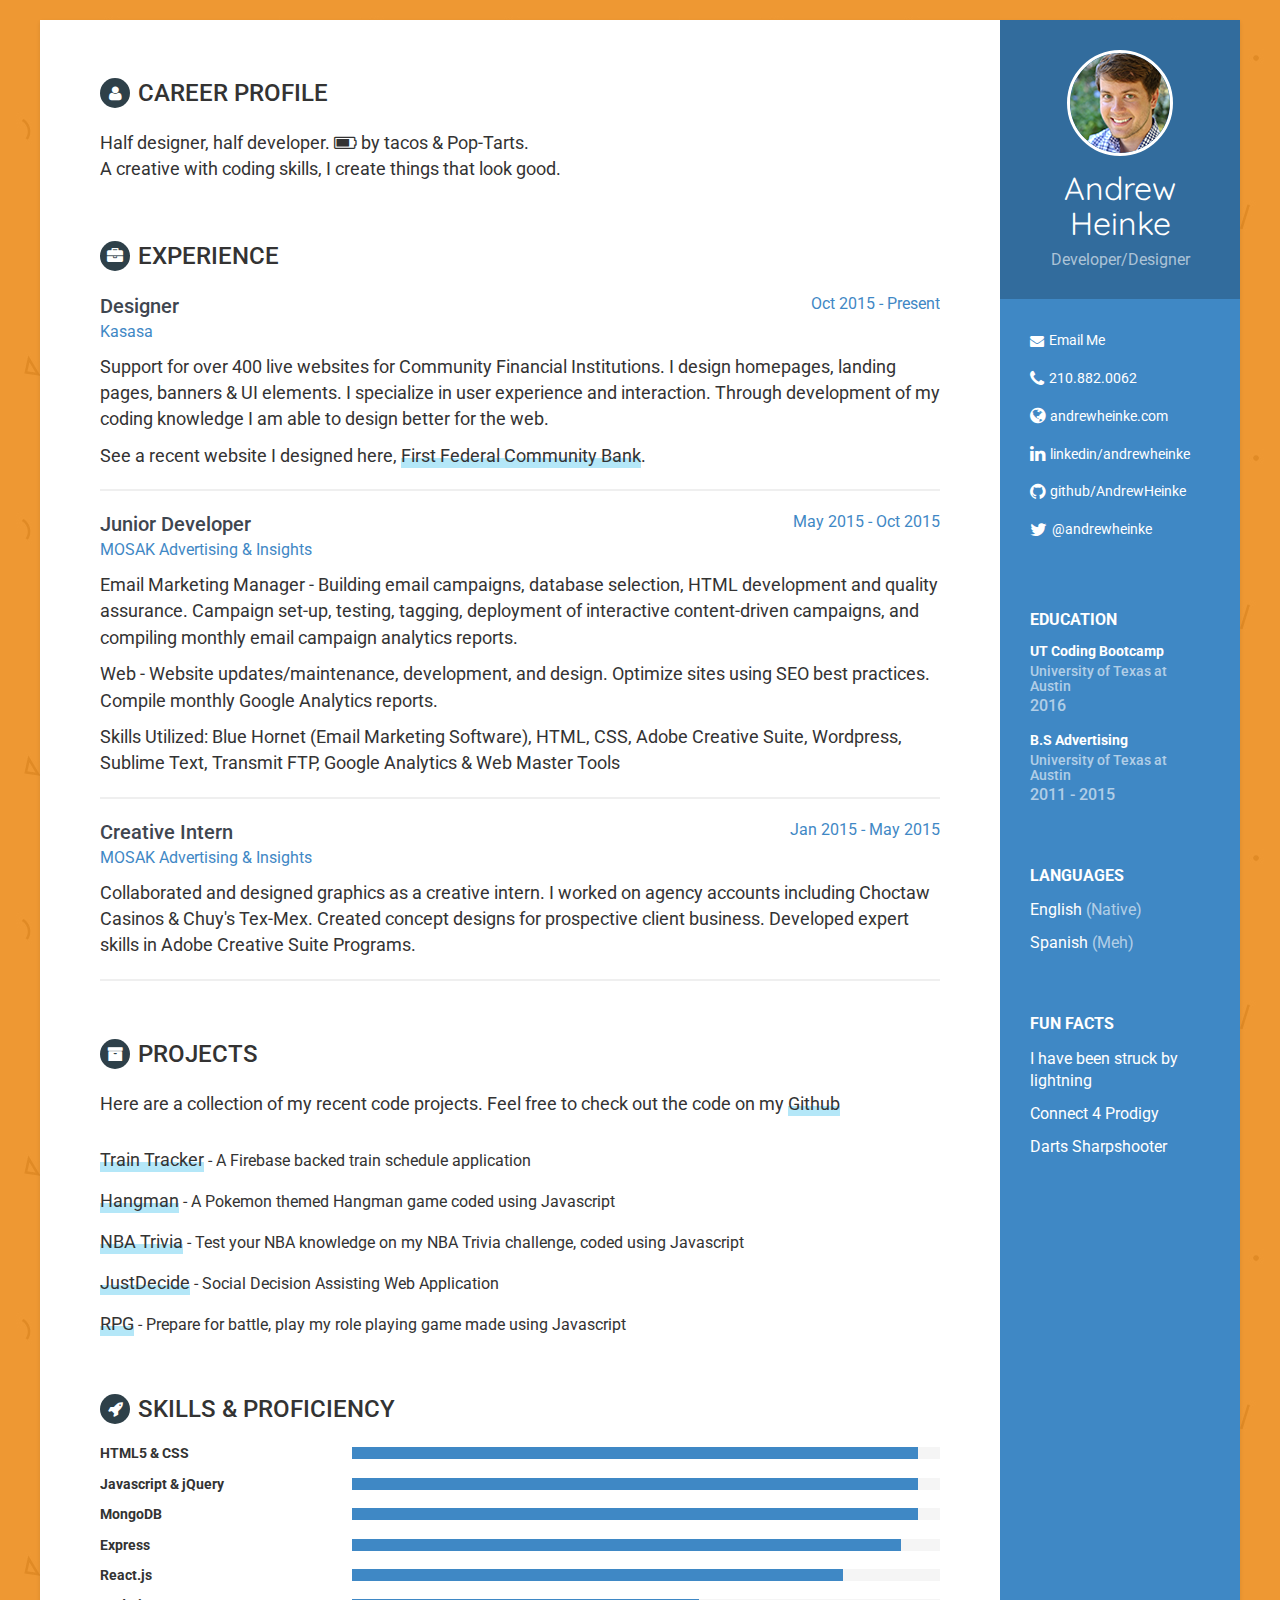
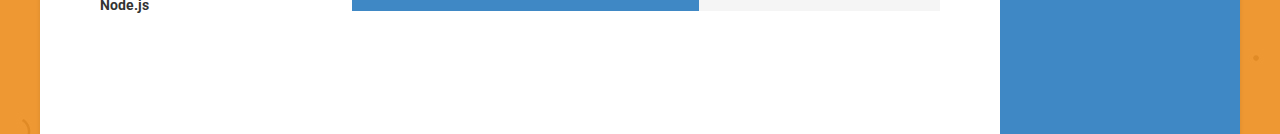
<file: resume.html>
<!DOCTYPE html>
<!--[if IE 8]> <html lang="en" class="ie8"> <![endif]-->
<!--[if IE 9]> <html lang="en" class="ie9"> <![endif]-->
<!--[if !IE]><!--> <html lang="en"> <!--<![endif]-->
<head>
    <title>Andrew Heinke | Resume</title>
    <!-- Meta -->
    <meta charset="utf-8">
    <meta http-equiv="X-UA-Compatible" content="IE=edge">
    <meta name="viewport" content="width=device-width, initial-scale=1.0">
    <meta name="description" content="Andrew Heinke Resume">
    <meta name="author" content="Andrew Heinke">
    <link rel="shortcut icon" href="favicon.ico">
    <link href='https://fonts.googleapis.com/css?family=Roboto:400,500,400italic,300italic,300,500italic,700,700italic,900,900italic' rel='stylesheet' type='text/css'>
    <link href='https://fonts.googleapis.com/css?family=Quicksand:400,700,300' rel='stylesheet' type='text/css'>
    <!-- Global CSS -->
    <link rel="stylesheet" href="assets/plugins/bootstrap/css/bootstrap.min.css">
    <!-- Plugins CSS -->
    <link rel="stylesheet" href="assets/plugins/font-awesome/css/font-awesome.css">

    <!-- Theme CSS -->
    <link id="theme-style" rel="stylesheet" href="assets/css/resume.css">
    <!-- HTML5 shim and Respond.js for IE8 support of HTML5 elements and media queries -->
    <!--[if lt IE 9]>
      <script src="https://oss.maxcdn.com/html5shiv/3.7.2/html5shiv.min.js"></script>
      <script src="https://oss.maxcdn.com/respond/1.4.2/respond.min.js"></script>
    <![endif]-->
</head>

<body>
    <div class="wrapper">
        <div class="sidebar-wrapper">
            <div class="profile-container">
                <img class="profile" src="assets/images/profile.png" alt="" />
                <h1 class="name">Andrew Heinke</h1>
                <h3 class="tagline">Developer/Designer</h3>
            </div><!--//profile-container-->

            <div class="contact-container container-block">
                <ul class="list-unstyled contact-list">
                    <li class="email"><i class="fa fa-envelope"></i><a href="mailto: andrew.j.heinke@gmail.com">Email Me</a></li>
                    <li class="phone"><i class="fa fa-phone"></i><a href="tel:210 882 0062">210.882.0062</a></li>
                    <li class="website"><i class="fa fa-globe"></i><a href="https://www.andrewheinke.com" target="_blank">andrewheinke.com</a></li>
                    <li class="linkedin"><i class="fa fa-linkedin"></i><a href="https://www.linkedin.com/in/andrewheinke" target="_blank">linkedin/andrewheinke</a></li>
                    <li class="github"><i class="fa fa-github"></i><a href="https://github.com/AndrewHeinke" target="_blank">github/AndrewHeinke</a></li>
                    <li class="twitter"><i class="fa fa-twitter"></i><a href="https://twitter.com/3rdwave_themes" target="_blank">@andrewheinke</a></li>
                </ul>
            </div><!--//contact-container-->
            <div class="education-container container-block">
                <h2 class="container-block-title">Education</h2>
                <div class="item">
                    <h4 class="degree">UT Coding Bootcamp</h4>
                    <h5 class="meta">University of Texas at Austin</h5>
                    <div class="time">2016</div>
                </div><!--//item-->
                <div class="item">
                    <h4 class="degree">B.S Advertising</h4>
                    <h5 class="meta">University of Texas at Austin</h5>
                    <div class="time">2011 - 2015</div>
                </div><!--//item-->
            </div><!--//education-container-->

            <div class="languages-container container-block">
                <h2 class="container-block-title">Languages</h2>
                <ul class="list-unstyled interests-list">
                    <li>English <span class="lang-desc">(Native)</span></li>
                    <li>Spanish <span class="lang-desc">(Meh)</span></li>
                </ul>
            </div><!--//interests-->

            <div class="interests-container container-block">
                <h2 class="container-block-title">Fun Facts</h2>
                <ul class="list-unstyled interests-list">
                    <li>I have been struck by lightning</li>
                    <li>Connect 4 Prodigy</li>
                    <li>Darts Sharpshooter</li>
                </ul>
            </div><!--//interests-->

        </div><!--//sidebar-wrapper-->

        <div class="main-wrapper">

            <section class="section summary-section">
                <h2 class="section-title"><i class="fa fa-user"></i>Career Profile</h2>
                <div class="summary">
                    <p>Half designer, half developer. <i class="fa fa-battery-three-quarters" aria-hidden="true"></i> by tacos &amp; Pop-Tarts.<br/>A creative with coding skills, I create things that look good.</p>
                </div><!--//summary-->
            </section><!--//section-->

            <section class="section experiences-section">
                <h2 class="section-title"><i class="fa fa-briefcase"></i>Experience</h2>

                <div class="item">
                    <div class="meta">
                        <div class="upper-row">
                            <h3 class="job-title">Designer</h3>
                            <div class="time">Oct 2015 - Present</div>
                        </div><!--//upper-row-->
                        <div class="company">Kasasa</div>
                    </div><!--//meta-->
                    <div class="details">
                        <p>Support for over 400 live websites for Community Financial Institutions. I design homepages, landing pages, banners &amp; UI elements. I specialize in user experience and interaction. Through development of my coding knowledge I am able to design better for the web.</p>
                        <p>See a recent website I designed here, <a href="https://www.onlinefirstfed.com/">First Federal Community Bank</a>.</p>
                    </div><!--//details-->
                </div><!--//item-->

                <div class="item">
                    <div class="meta">
                        <div class="upper-row">
                            <h3 class="job-title">Junior Developer</h3>
                            <div class="time">May 2015 - Oct 2015</div>
                        </div><!--//upper-row-->
                        <div class="company">MOSAK Advertising &amp; Insights</div>
                    </div><!--//meta-->
                    <div class="details">
                        <p>Email Marketing Manager - Building email campaigns, database selection, HTML development and quality assurance. Campaign set-up, testing, tagging, deployment of interactive content-driven campaigns, and compiling monthly email campaign analytics reports.</p>

<p>Web - Website updates/maintenance, development, and design. Optimize sites using SEO best practices. Compile monthly Google Analytics reports.</p>
<p>
Skills Utilized: Blue Hornet (Email Marketing Software), HTML, CSS, Adobe Creative Suite, Wordpress, Sublime Text, Transmit FTP, Google Analytics &amp; Web Master Tools</p>

                    </div><!--//details-->
                </div><!--//item-->

                <div class="item">
                    <div class="meta">
                        <div class="upper-row">
                            <h3 class="job-title">Creative Intern</h3>
                            <div class="time">Jan 2015 - May 2015</div>
                        </div><!--//upper-row-->
                        <div class="company">MOSAK Advertising &amp; Insights</div>
                    </div><!--//meta-->
                    <div class="details">
                        <p>Collaborated and designed graphics as a creative intern.  I worked on agency accounts including Choctaw Casinos &amp; Chuy's Tex-Mex.  Created concept designs for prospective client business.  Developed expert skills in Adobe Creative Suite Programs.</p>
                    </div><!--//details-->
                </div><!--//item-->

            </section><!--//section-->

            <section class="section projects-section">
                <h2 class="section-title"><i class="fa fa-archive"></i>Projects</h2>
                <div class="intro">
                    <p>Here are a collection of my recent code projects. Feel free to check out the code on my <a href="https://github.com/AndrewHeinke">Github</a></p>
                </div><!--//intro-->
                <div class="item">
                    <span class="project-title"><a href="https://github.com/AndrewHeinke/trainSchedule">Train Tracker</a></span> - <span class="project-tagline">A Firebase backed train schedule application</span>

                </div><!--//item-->
                <div class="item">
                    <span class="project-title"><a href="https://github.com/AndrewHeinke/week-3-game" target="_blank">Hangman</a></span> -
                    <span class="project-tagline">A Pokemon themed Hangman game coded using Javascript</span>
                </div><!--//item-->
                <div class="item">
                    <span class="project-title"><a href="https://github.com/AndrewHeinke/TriviaGame" target="_blank">NBA Trivia</a></span> - <span class="project-tagline">Test your NBA knowledge on my NBA Trivia challenge, coded using Javascript</span>
                </div><!--//item-->
                <div class="item">
                    <span class="project-title"><a href="https://github.com/herbertg14/bootcampProject" target="_blank">JustDecide</a></span> - <span class="project-tagline">Social Decision Assisting Web Application</span>
                </div><!--//item-->
                <div class="item">
                    <span class="project-title"><a href="https://github.com/AndrewHeinke/week-4-game" target="_blank">RPG</a></span> - <span class="project-tagline">Prepare for battle, play my role playing game made using Javascript</span>
                </div><!--//item-->
            </section><!--//section-->

            <section class="skills-section section">
                <h2 class="section-title"><i class="fa fa-rocket"></i>Skills &amp; Proficiency</h2>
                <div class="skillset">
                    <div class="item">
                        <h3 class="level-title">HTML5 &amp; CSS</h3>
                        <div class="level-bar">
                            <div class="level-bar-inner" data-level="98%">
                            </div>
                        </div><!--//level-bar-->
                    </div><!--//item-->

                    <div class="item">
                        <h3 class="level-title">Javascript &amp; jQuery</h3>
                        <div class="level-bar">
                            <div class="level-bar-inner" data-level="98%">
                            </div>
                        </div><!--//level-bar-->
                    </div><!--//item-->

                    <div class="item">
                        <h3 class="level-title">MongoDB</h3>
                        <div class="level-bar">
                            <div class="level-bar-inner" data-level="98%">
                            </div>
                        </div><!--//level-bar-->
                    </div><!--//item-->

                    <div class="item">
                        <h3 class="level-title">Express</h3>
                        <div class="level-bar">
                            <div class="level-bar-inner" data-level="95%">
                            </div>
                        </div><!--//level-bar-->
                    </div><!--//item-->

                    <div class="item">
                        <h3 class="level-title">React.js</h3>
                        <div class="level-bar">
                            <div class="level-bar-inner" data-level="85%">
                            </div>
                        </div><!--//level-bar-->
                    </div><!--//item-->

                    <div class="item">
                        <h3 class="level-title">Node.js</h3>
                        <div class="level-bar">
                            <div class="level-bar-inner" data-level="60%">
                            </div>
                        </div><!--//level-bar-->
                    </div><!--//item-->
                </div>
            </section><!--//skills-section-->
        </div><!--//main-body-->
    </div>

    <!-- Javascript -->
    <script type="text/javascript" src="assets/plugins/jquery-1.11.3.min.js"></script>
    <script type="text/javascript" src="assets/plugins/bootstrap/js/bootstrap.min.js"></script>
    <!-- custom js -->
    <script type="text/javascript" src="assets/js/main.js"></script>
</body>
</html>
</file>
<file: assets/css/resume.css>
/* ======= Base ======= */
body {
  font-family: 'Roboto', sans-serif;
  color: #333333;
  /*background: #F49D37;*/
  /*background: url('../images/geometry2.png') repeat;*/
    background: url('../images/geometry-BG.jpg') repeat;
  font-size: 16px;
  padding: 20px 0px 0px;
  -webkit-font-smoothing: antialiased;
  -moz-osx-font-smoothing: grayscale;
}
h1,
h2,
h3,
h4,
h5,
h6 {
  font-weight: 700;
}
.sidebar-wrapper a {
  color: #fff;
  -webkit-transition: all 0.2s ease-in-out;
  -moz-transition: all 0.2s ease-in-out;
  -ms-transition: all 0.2s ease-in-out;
  -o-transition: all 0.2s ease-in-out;
  background: none;
  border-bottom: none;
  box-shadow: none;
  font-size: 14px;
}
.sidebar-wrapper a:hover {
  text-decoration: underline;
  color: #fff;
  background: none;
  border-bottom: none;
  box-shadow: none;
}

a {
  border-bottom: 2px solid #b4e7f8;
  box-shadow: inset 0 -8px 0 #b4e7f8;
  color: #333333;
  text-decoration: none;
  transition: background .15s cubic-bezier(.33,.66,.66,1);
}

a:hover {
  background: #b4e7f8;
  border-bottom: 2px solid #b4e7f8;
  box-shadow: inset 0 -8px 0 #b4e7f8;
  color: #333333;
  font-weight: normal;
  text-decoration: none;
}

a:focus {
  text-decoration: none;
}
p {
  line-height: 1.5;
  font-size: 1.15em;
}
.wrapper {
  background: #4B6A78;
  max-width: 1200px;
  margin: 0 auto;
  position: relative;
  -webkit-box-shadow: 0px 2px 4px rgba(0, 0, 0, 0.1);
  -moz-box-shadow: 0px 2px 4px rgba(0, 0, 0, 0.1);
  box-shadow: 0px 2px 4px rgba(0, 0, 0, 0.1);
}
.sidebar-wrapper {
  background: #3F88C5;
  position: absolute;
  right: 0;
  width: 240px;
  height: 100%;
  min-height: 800px;
  color: #fff;
}

.sidebar-wrapper .profile-container {
  padding: 30px;
  background: rgba(0, 0, 0, 0.2);
  text-align: center;
  color: #fff;
}
.sidebar-wrapper .name {
  font-size: 32px;
  margin-top: 0;
  margin-bottom: 10px;
  font-family: Quicksand;
  font-weight: 400;
}
.sidebar-wrapper .tagline {
  color: rgba(255, 255, 255, 0.6);
  font-size: 16px;
  font-weight: 400;
  margin-top: 0;
  margin-bottom: 0;
}
.sidebar-wrapper .profile {
  margin-bottom: 15px;
  border: solid 3px #fff;
  border-radius: 50%;
}
.sidebar-wrapper .contact-list .fa {
  margin-right: 5px;
  font-size: 18px;
  vertical-align: middle;
}
.sidebar-wrapper .contact-list li {
  margin-bottom: 15px;
}
.sidebar-wrapper .contact-list li:last-child {
  margin-bottom: 0;
}
.sidebar-wrapper .contact-list .email .fa {
  font-size: 14px;
}
.sidebar-wrapper .container-block {
  padding: 30px;
}
.sidebar-wrapper .container-block-title {
  text-transform: uppercase;
  font-size: 16px;
  font-weight: 700;
  margin-top: 0;
  margin-bottom: 15px;
}
.sidebar-wrapper .degree {
  font-size: 14px;
  margin-top: 0;
  margin-bottom: 5px;
}
.sidebar-wrapper .education-container .item {
  margin-bottom: 15px;
}
.sidebar-wrapper .education-container .item:last-child {
  margin-bottom: 0;
}
.sidebar-wrapper .education-container .meta {
  color: rgba(255, 255, 255, 0.6);
  font-weight: 500;
  margin-bottom: 0px;
  margin-top: 0;
}
.sidebar-wrapper .education-container .time {
  color: rgba(255, 255, 255, 0.6);
  font-weight: 500;
  margin-bottom: 0px;
}
.sidebar-wrapper .languages-container .lang-desc {
  color: rgba(255, 255, 255, 0.6);
}
.sidebar-wrapper .languages-list {
  margin-bottom: 0;
}
.sidebar-wrapper .languages-list li {
  margin-bottom: 10px;
}
.sidebar-wrapper .languages-list li:last-child {
  margin-bottom: 0;
}
.sidebar-wrapper .interests-list {
  margin-bottom: 0;
}
.sidebar-wrapper .interests-list li {
  margin-bottom: 10px;
}
.sidebar-wrapper .interests-list li:last-child {
  margin-bottom: 0;
}
.main-wrapper {
  background: #fff;
  padding: 60px;
  padding-right: 300px;
}
.main-wrapper .section-title {
  text-transform: uppercase;
  font-size: 1.5em;
  font-weight: 500;
  color: #333333;
  position: relative;
  margin-top: 0;
  margin-bottom: 20px;
}
.main-wrapper .section-title .fa {
  width: 30px;
  height: 30px;
  margin-right: 8px;
  display: inline-block;
  color: #fff;
  -webkit-border-radius: 50%;
  -moz-border-radius: 50%;
  -ms-border-radius: 50%;
  -o-border-radius: 50%;
  border-radius: 50%;
  -moz-background-clip: padding;
  -webkit-background-clip: padding-box;
  background-clip: padding-box;
  background: #2e4049;
  text-align: center;
  padding-top: 8px;
  font-size: 16px;
  position: relative;
  top: -2px;
}
.main-wrapper .section {
  margin-bottom: 60px;
}
.main-wrapper .experiences-section .item {
  padding-bottom: 10px;
  margin-bottom: 20px;
  border-bottom: 2px solid #efefef;
}
.main-wrapper .upper-row {
  position: relative;
  overflow: hidden;
  margin-bottom: 2px;
  padding: 2px 0px;
}
.main-wrapper .job-title {
  color: #3F4650;
  font-size: 1.25em;
  margin-top: 0;
  margin-bottom: 0;
  font-weight: 500;
}
.main-wrapper .time {
  position: absolute;
  right: 0;
  top: 0;
  color: #3F88C5;
}
.main-wrapper .company {
  margin-bottom: 10px;
  color: #3F88C5;
}
.main-wrapper .project-title {
  font-size: 18px;
  font-weight: 400;
  margin-top: 0;
  margin-bottom: 5px;
}

.project-title a {
  border-bottom: 2px solid #b4e7f8;
  box-shadow: inset 0 -8px 0 #b4e7f8;
  color: #333333;
  text-decoration: none;
  transition: background .15s cubic-bezier(.33,.66,.66,1);
}

.project-title a:hover {
  background: #b4e7f8;
  border-bottom: 2px solid #b4e7f8;
  box-shadow: inset 0 -8px 0 #b4e7f8;
  color: #333333;
  font-weight: normal;
}
.main-wrapper .projects-section .intro {
  margin-bottom: 30px;
}
.main-wrapper .projects-section .item {
  margin-bottom: 15px;
}
.skillset .item {
  margin-bottom: 15px;
  overflow: hidden;
}
.skillset .level-title {
  font-size: 14px;
  margin-top: 0;
  margin-bottom: 12px;
}
.skillset .level-bar {
  height: 12px;
  background: #f5f5f5;
}
.skillset .level-bar-inner {
  height: 12px;
  background: #3F88C5;
}
.footer {
  padding: 30px;
  padding-top: 60px;
}
.footer .copyright {
  line-height: 1.6;
  color: #545E6C;
  font-size: 13px;
}
.footer .fa-heart {
  color: #fb866a;
}
/* Extra small devices (phones, less than 768px) */
@media (max-width: 767px) {
  .sidebar-wrapper {
    position: static;
    width: inherit;
  }
  .main-wrapper {
    padding: 30px;
  }
  .main-wrapper .time {
    position: static;
    display: block;
    margin-top: 5px;
  }
  .main-wrapper .upper-row {
    margin-bottom: 0;
  }
  body {
    padding: 0px;
  }
  .sidebar-wrapper {
    text-align: center;
  }
}
/* Small devices (tablets, 768px and up) */
/* Medium devices (desktops, 992px and up) */
@media (min-width: 992px) {
  .skillset .level-title {
    display: inline-block;
    float: left;
    width: 30%;
    margin-bottom: 0;
  }
  .skillset .level-bar {
    display: inline-block;
    width: 70%;
    float: left;
    position: relative;
    top: 1px;
  }
  p {
    font-size: 1.1em;
  }

}
/* Large devices (large desktops, 1200px and up) */
/* Ex-Large devices (large desktops, 1200px and up) */
</file>
